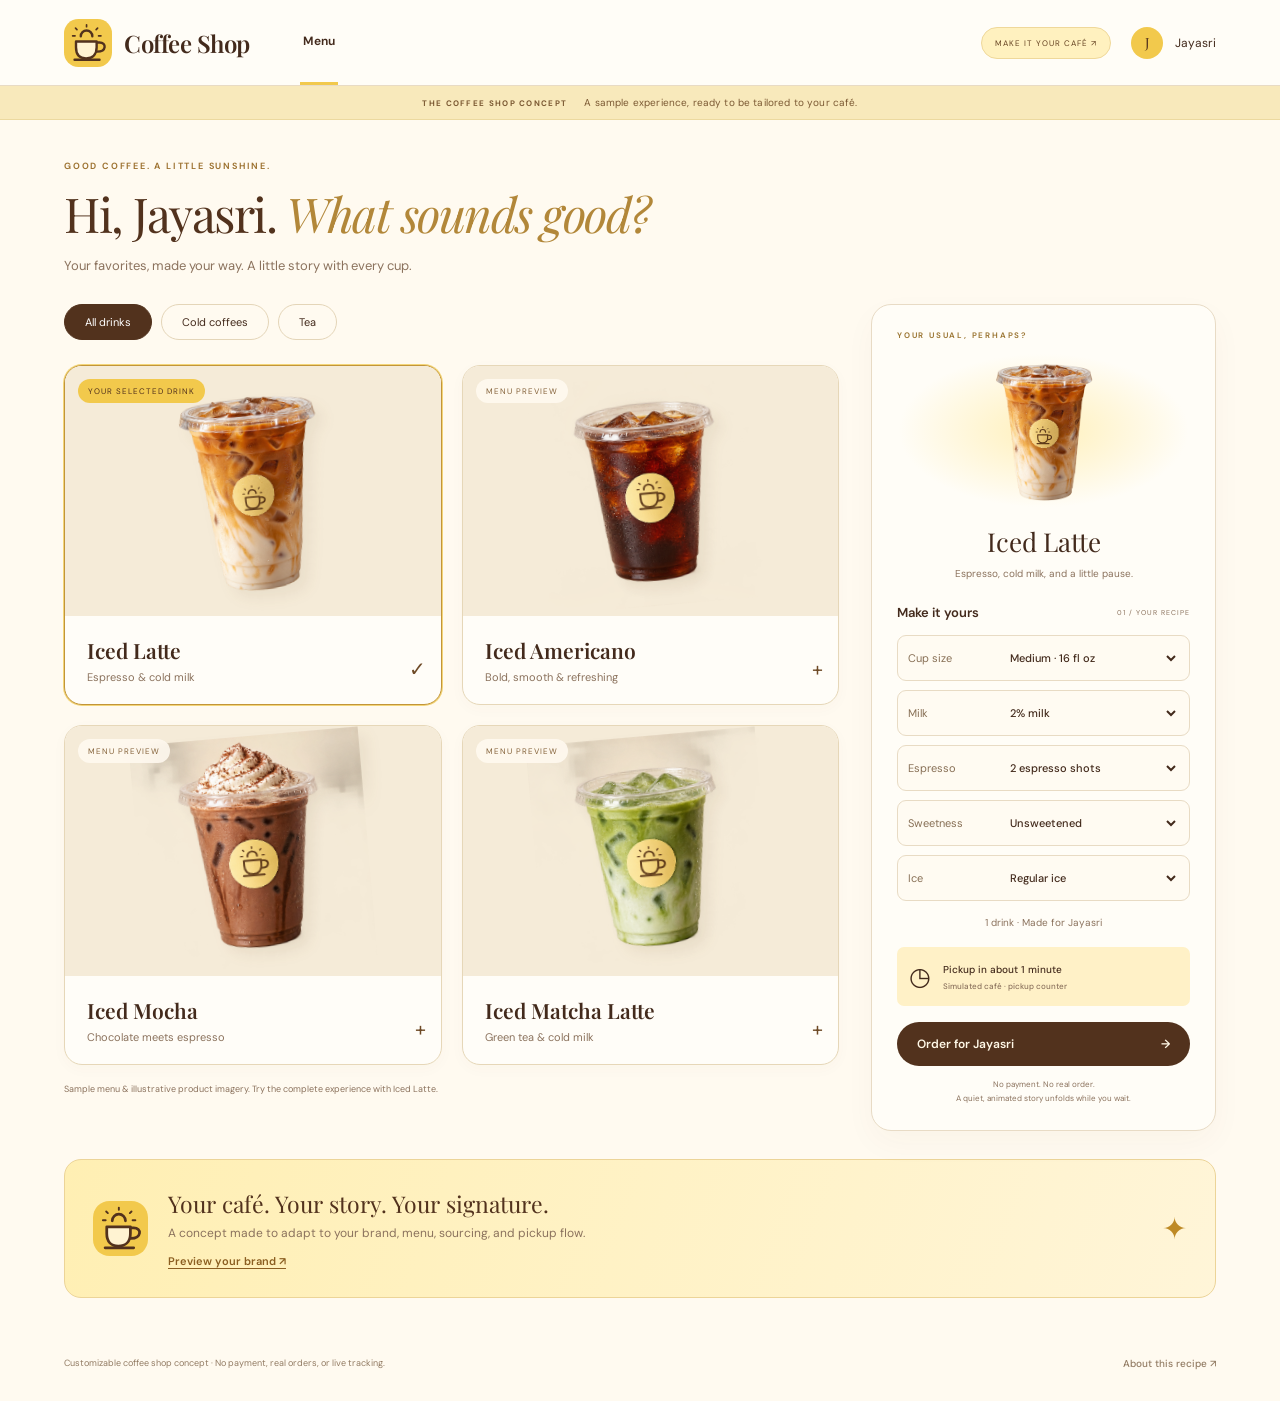
<file: index.html>
<!doctype html>
<html lang="en"><head><meta charset="UTF-8"><meta name="viewport" content="width=device-width,initial-scale=1"><meta name="theme-color" content="#F2C94C"><title>Coffee Shop · Your everyday, a little more wonderful</title><link rel="icon" href="assets/coffee-shop-logo.svg"><link rel="preload" href="assets/coffee-colombia.png" as="image"><link rel="preload" href="assets/coffee-bar-brown.png" as="image"><link rel="stylesheet" href="styles.css?v=8"><script type="module" src="app.js?v=8"></script></head>
<body><header class="header"><a class="brand" href="./" aria-label="Coffee Shop menu"><img data-brand-logo src="assets/coffee-shop-logo.svg" alt="Coffee Shop sun and cup logo"><strong data-brand-name>Coffee Shop</strong></a><nav aria-label="Main navigation"><button id="menu-link" class="nav-link active">Menu</button><button id="order-link" class="nav-link" hidden>My order <span class="nav-dot"></span></button></nav><div class="header-right"><button class="demo-tag" data-brand-open>MAKE IT YOUR CAFÉ ↗</button><span class="profile">J</span><span class="profile-name">Jayasri</span></div></header>
<div class="concept-ribbon"><span>THE COFFEE SHOP CONCEPT</span> A sample experience, ready to be tailored to your café.</div><main id="menu-screen"><section class="menu-heading"><p class="eyebrow">GOOD COFFEE. A LITTLE SUNSHINE.</p><h1>Hi, Jayasri.<br><em>What sounds good?</em></h1><p>Your favorites, made your way. A little story with every cup.</p></section><div class="menu-layout"><section aria-label="Drink menu"><div class="category-tabs" aria-label="Drink categories"><button data-filter="all" class="selected" aria-pressed="true">All drinks</button><button data-filter="coffee" aria-pressed="false">Cold coffees</button><button data-filter="tea" aria-pressed="false">Tea</button></div><div class="drink-grid" id="drink-grid"></div><p class="menu-note">Sample menu & illustrative product imagery. Try the complete experience with Iced Latte.</p></section><aside class="basket"><p class="eyebrow">YOUR USUAL, PERHAPS?</p><div id="basket-cup" class="basket-cup" aria-hidden="true"></div><h2>Iced Latte</h2><p>Espresso, cold milk, and a little pause.</p><form id="customize-form" aria-label="Customize your iced latte"><fieldset id="customization-fields"><legend>Make it yours <span>01 / YOUR RECIPE</span></legend><div id="customization-controls"></div></fieldset></form><p class="recipe-preview" id="recipe-preview"></p><div class="pickup-estimate"><span>◷</span><div><strong>Pickup in about 1 minute</strong><small>Simulated café · pickup counter</small></div></div><button id="place-order" class="primary" disabled>Loading menu…</button><p class="checkout-note">No payment. No real order.<br>A quiet, animated story unfolds while you wait.</p></aside></div><div class="menu-banner"><img data-brand-logo src="assets/coffee-shop-logo.svg" alt=""><div><h3>Your café. Your story. Your signature.</h3><p>A concept made to adapt to your brand, menu, sourcing, and pickup flow.</p><button class="concept-link" data-brand-open>Preview your brand ↗</button></div><span>✦</span></div></main>
<main id="order-screen" hidden><section class="order-heading"><div><p class="eyebrow" id="order-eyebrow">ORDER RECEIVED</p><h1 id="order-title" tabindex="-1">We’ve got you, Jayasri.</h1><p id="order-subtitle">Your Iced Latte is in line. Settle in for a little story.</p></div><div class="eta-block"><span id="eta-label">ESTIMATED PICKUP</span><strong id="pickup-time">—</strong><small id="eta-note">One-minute simulation</small></div></section>
<div class="queue-bar"><div class="queue-label"><span class="live-dot"></span><strong id="queue-text" role="status">3 orders ahead of you</strong></div><div class="queue-dots" aria-hidden="true"><span id="queue-3">3</span><i></i><span id="queue-2">2</span><i></i><span id="queue-1">1</span><i></i><span id="queue-you">J</span></div><div class="remaining"><span id="timer-label">Ready in</span><strong id="countdown" aria-label="Estimated time remaining">1:00</strong></div><div class="overall-track" aria-hidden="true"><span id="overall-progress"></span></div></div>
<div class="order-layout"><section class="theater" aria-label="Automatic order story"><div class="scene" id="scene" data-phase="0"><div class="scene-top"><span id="scene-label">WHILE YOU WAIT · FROM FARM TO FIRST SIP</span><button id="reduce-motion" class="text-button" aria-pressed="false">Reduce motion</button></div><div id="stage" class="stage" aria-hidden="true"></div><div class="story-overlay"><div class="story-byline"><img data-brand-logo src="assets/coffee-shop-logo.svg" alt=""><span id="story-part">A STORY WHILE YOU WAIT</span></div><div class="caption" aria-live="polite" aria-atomic="true"><h2 id="story-title">While you wait, a little wonder.</h2><p id="story-caption"></p></div><div class="story-track" aria-hidden="true"><span id="story-progress"></span></div></div><span class="scene-footnote" id="scene-footnote">An illustrated journey. Not live farm or café footage.</span><span class="scene-star" aria-hidden="true">✧</span></div><div class="automatic-note"><span>✦</span> Read along. Your story and order continue automatically.</div></section>
<aside class="order-details"><div class="receipt-heading"><p class="eyebrow">YOUR ORDER</p><span>#104</span></div><div id="receipt-cup" class="receipt-cup" aria-hidden="true"></div><h2>Iced Latte</h2><p id="receipt-description">Medium · 2% milk · 2 espresso shots</p><div class="receipt-name"><span>Made for</span><strong>Jayasri <span>♡</span></strong></div><ol class="milestones"><li id="milestone-0" class="complete"><span>✓</span><div><strong>Order received</strong><small>One Iced Latte, just for you.</small></div></li><li id="milestone-1" class="current"><span>2</span><div><strong>In the queue</strong><small id="milestone-queue">3 orders ahead of yours</small></div></li><li id="milestone-2"><span>3</span><div><strong>Made with care</strong><small id="preparation-summary">Espresso, milk, ice. Then the lid.</small></div></li><li id="milestone-3"><span>4</span><div><strong>Ready for your first sip</strong><small>We’ll let you know automatically.</small></div></li></ol><button class="ingredient-link" data-ingredients>What’s in my latte? <span>↗</span></button><p class="receipt-note">Queue and preparation are simulated.<br>Not connected to a real café.</p></aside></div>
<section id="ready-screen" class="ready-screen" hidden aria-label="Order ready for pickup"><div class="ready-art"><div class="ready-halo"></div><div id="ready-cup" aria-hidden="true"></div><span class="ready-spark one">✦</span><span class="ready-spark two">✧</span><span class="cup-signature">made for Jayasri</span></div><div class="ready-content"><span class="ready-pill">✓ READY FOR PICKUP · DEMO</span><h2>Voilà, Jayasri.<br><em>Your moment is ready.</em></h2><p>Your Iced Latte is waiting at the pickup counter.<br>Look for <strong>Jayasri · Order #104.</strong></p><div class="ready-drink"><strong>Iced Latte</strong><span id="ready-description">1 × Medium · 16 fl oz · 2% milk</span></div><p class="sample-nutrition-label">SAMPLE NUTRITION · DEMO ONLY</p><div class="nutrition" aria-label="Fictional sample nutrition, not recipe data"><div><strong>180</strong><span>calories</span></div><div><strong>12 g</strong><span>total sugar</span></div><div><strong>7 g</strong><span>total fat</span></div></div><p class="nutrition-note">Fictional demo values · Not calculated from your recipe. Your café supplies verified nutrition.</p><div class="ready-actions"><button class="primary" data-ingredients>Ingredients & nutrition <span>↗</span></button><button id="new-order" class="text-button">Back to menu →</button></div></div></section>
</main><footer><span>Customizable coffee shop concept · No payment, real orders, or live tracking.</span><button class="text-button" data-ingredients>About this recipe ↗</button></footer>
<dialog id="ingredients" aria-labelledby="ingredients-title"><button id="close-ingredients" class="close" aria-label="Close ingredients">×</button><p class="eyebrow">YOUR LATTE, IN THE OPEN</p><h2 id="ingredients-title">Your recipe.<br>In the open.</h2><p class="dialog-sub">Standard U.S. Medium Iced Latte · 16 fl oz</p><dl class="ingredients-list"></dl><div class="allergy"><strong>Check ingredient and allergen information</strong><p>This is a sample recipe. Each café must provide its ingredient, allergen, and shared-equipment information before launch.</p></div><p id="standard-reference">The sample 180 calories, 12 g sugar, and 7 g fat are fictional numbers for the design demo. They do not describe this recipe or its customizations. Your café must supply verified values before launch.</p><p class="fine-print">The Colombian hillside is an illustrated example, not a claim about this cup’s origin. The story, menu, branding, ingredients, and timing can be customized for each café. Orders and preparation are simulated.</p></dialog>
<dialog id="preview-dialog" aria-labelledby="preview-title"><button id="close-preview" class="close" aria-label="Close drink details">×</button><p class="eyebrow">ON THE MENU</p><h2 id="preview-title"></h2><p id="preview-copy"></p><p class="fine-print">This drink is a menu preview. The one-minute order experience is available for the Iced Latte.</p><button id="choose-latte" class="primary">Choose Iced Latte →</button></dialog>
<dialog id="brand-dialog" aria-labelledby="brand-title"><button id="close-brand" class="close" aria-label="Close brand preview">×</button><p class="eyebrow">MADE TO BE YOURS</p><h2 id="brand-title">A little taste of your brand.</h2><p>Try your café’s name and colors. This is a visual concept; a tailored version can use your logo, menu, sourcing story, recipe nutrition, and order system.</p><form id="brand-form"><label>Café name<input id="brand-name" maxlength="40" value="Coffee Shop" required></label><div class="brand-colors"><label>Sunshine accent<input id="brand-accent" type="color" value="#f2c94c"></label><label>Coffee accent<input id="brand-brown" type="color" value="#52321d"></label></div><button class="primary" type="submit">Preview my café <span>↗</span></button><button class="text-button" id="reset-brand" type="button">Reset to Coffee Shop</button></form><p class="fine-print">Preview only. Your changes last until this page is reloaded. No information is submitted.</p></dialog></body></html>
</file>
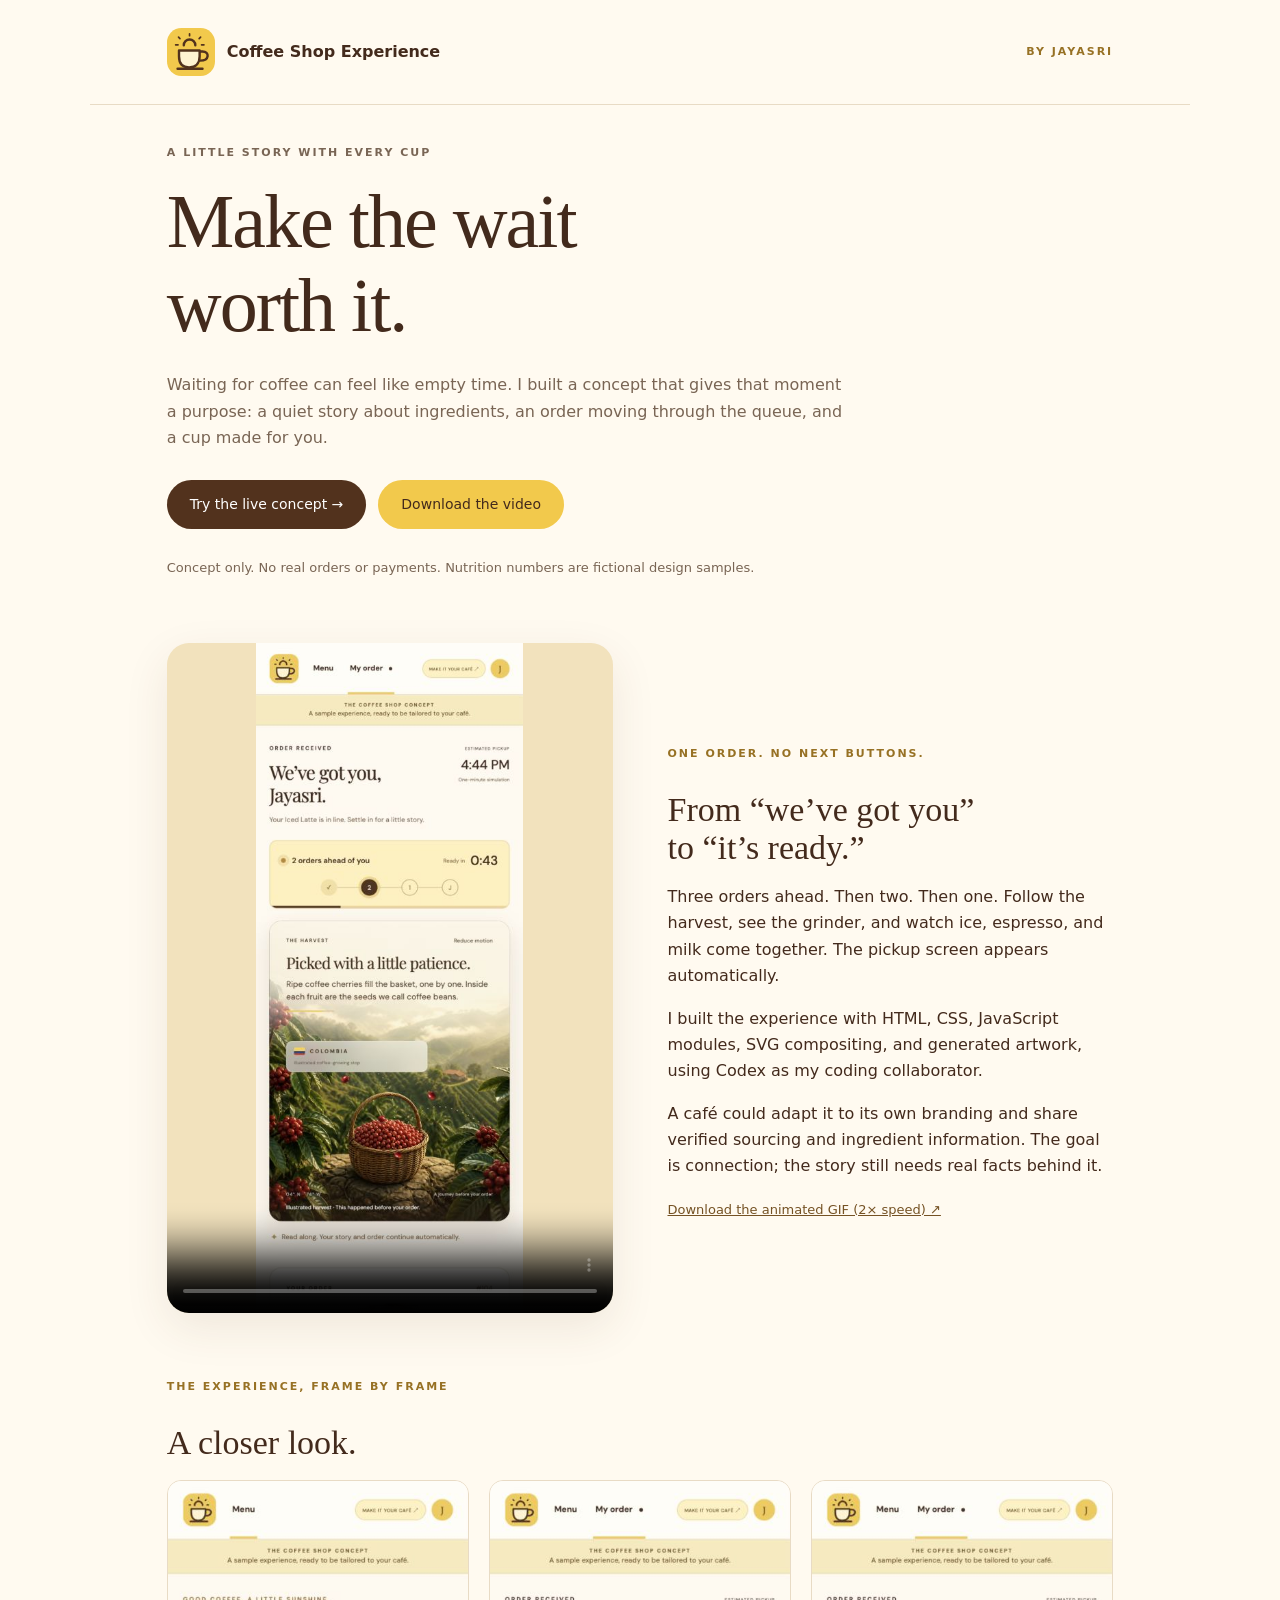
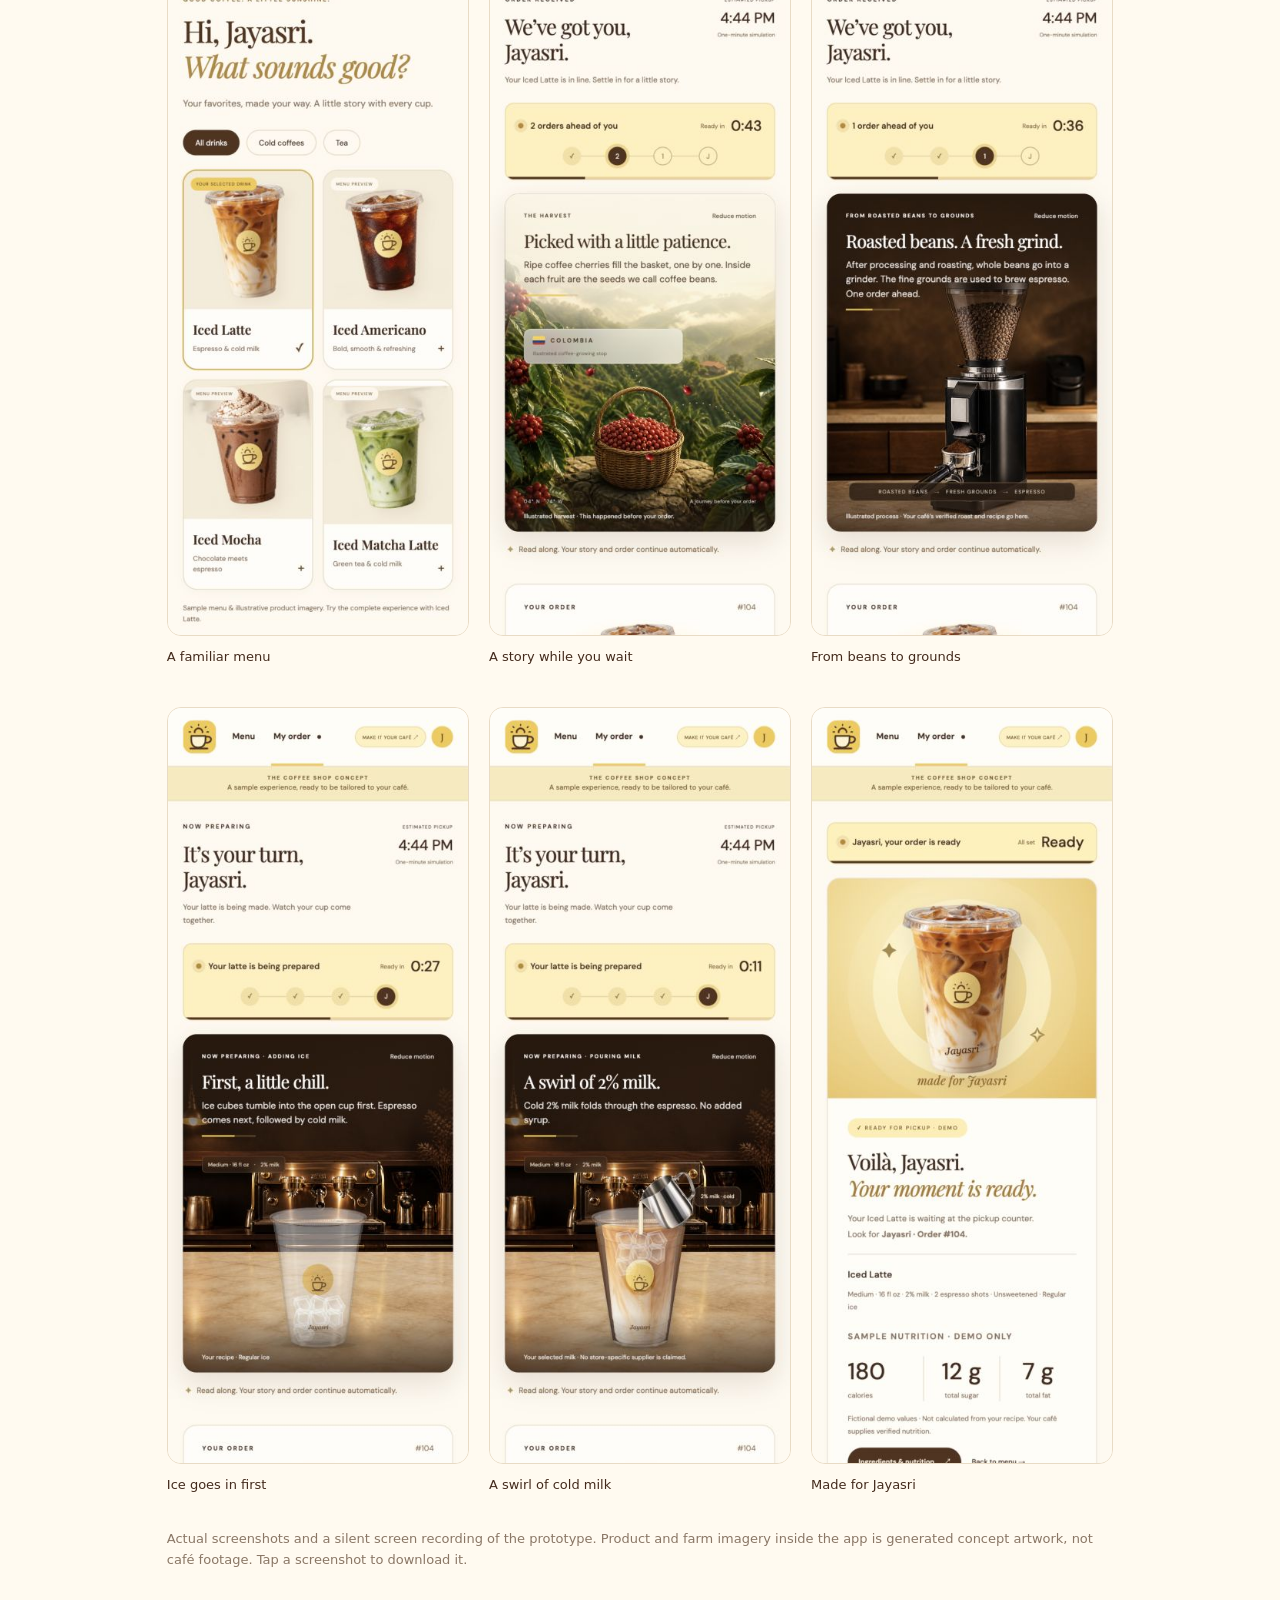
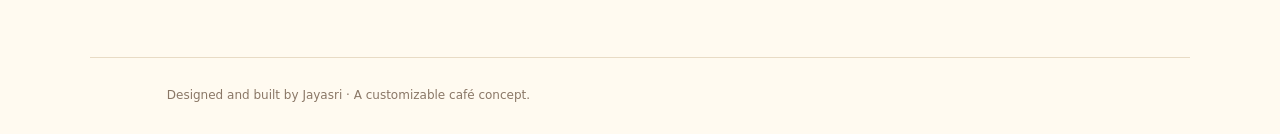
<file: showcase.html>
<!doctype html>
<html lang="en">
<head>
  <meta charset="utf-8">
  <meta name="viewport" content="width=device-width, initial-scale=1">
  <title>Coffee Shop Experience — A concept by Jayasri</title>
  <meta name="description" content="Turn the wait for coffee into a moment of connection. Explore Jayasri’s café concept, screen recording, and portfolio gallery.">
  <style>
    *{box-sizing:border-box}body{margin:0;background:#fffaf0;color:#432a1c;font:16px/1.65 system-ui,sans-serif}a{color:inherit}header,main,footer{max-width:1100px;margin:auto;padding:28px 6%}header{display:flex;align-items:center;justify-content:space-between;border-bottom:1px solid #e8dbc5}header img{width:48px;height:48px}header a{display:flex;align-items:center;gap:12px;text-decoration:none;font-weight:650}.eyebrow{font-size:11px;letter-spacing:2px;font-weight:700;color:#977124}h1,h2{font-family:Georgia,serif;font-weight:400;line-height:1.1}h1{font-size:clamp(44px,6vw,76px);letter-spacing:-2px;margin:18px 0 25px}h2{font-size:34px;margin-bottom:18px}.intro{max-width:680px}.intro p{color:#796554}.actions{display:flex;flex-wrap:wrap;gap:12px;margin:28px 0}.button{display:inline-block;padding:13px 23px;border-radius:30px;background:#52321d;color:#fff;text-decoration:none;font-size:14px}.secondary{background:#f2c94c;color:#432a1c}.film{display:grid;grid-template-columns:1fr 1fr;gap:55px;align-items:center;margin:65px 0}.film video{display:block;width:100%;max-height:670px;border-radius:22px;background:#f2e2bd;box-shadow:0 15px 45px #59321d18}.note{font-size:13px;color:#8a7766}.gallery{display:grid;grid-template-columns:repeat(3,1fr);gap:20px}.gallery figure{margin:0}.gallery img{display:block;width:100%;border-radius:14px;border:1px solid #e8dbc5}.gallery figcaption{font-size:13px;margin:10px 0 20px}.download{font-size:13px;color:#755224}footer{font-size:12px;color:#8a7766;border-top:1px solid #e8dbc5;margin-top:45px}a:focus-visible{outline:3px solid #b68725;outline-offset:5px}@media(max-width:650px){header,main,footer{padding:24px 6%}.film{grid-template-columns:1fr;gap:22px;margin:45px 0}.film video{max-height:720px}.gallery{grid-template-columns:1fr 1fr;gap:14px}header span{font-size:13px}.intro p{font-size:15px}}
  </style>
</head>
<body>
  <header><a href="./"><img src="assets/coffee-shop-logo.svg" alt="Coffee Shop logo"><span>Coffee Shop Experience</span></a><span class="eyebrow">BY JAYASRI</span></header>
  <main>
    <section class="intro"><p class="eyebrow">A LITTLE STORY WITH EVERY CUP</p><h1>Make the wait<br>worth it.</h1><p>Waiting for coffee can feel like empty time. I built a concept that gives that moment a purpose: a quiet story about ingredients, an order moving through the queue, and a cup made for you.</p><div class="actions"><a class="button" href="./">Try the live concept →</a><a class="button secondary" href="docs/portfolio/order-walkthrough.mp4" download>Download the video</a></div><p class="note">Concept only. No real orders or payments. Nutrition numbers are fictional design samples.</p></section>
    <section class="film" aria-labelledby="film-title"><video controls muted playsinline preload="metadata" poster="docs/portfolio/harvest.png" aria-label="Silent screen recording of the café concept"><source src="docs/portfolio/order-walkthrough.mp4" type="video/mp4">Download the video using the link above.</video><div><p class="eyebrow">ONE ORDER. NO NEXT BUTTONS.</p><h2 id="film-title">From “we’ve got you”<br>to “it’s ready.”</h2><p>Three orders ahead. Then two. Then one. Follow the harvest, see the grinder, and watch ice, espresso, and milk come together. The pickup screen appears automatically.</p><p>I built the experience with HTML, CSS, JavaScript modules, SVG compositing, and generated artwork, using Codex as my coding collaborator.</p><p>A café could adapt it to its own branding and share verified sourcing and ingredient information. The goal is connection; the story still needs real facts behind it.</p><a class="download" href="docs/portfolio/order-walkthrough.gif" download>Download the animated GIF (2× speed) ↗</a></div></section>
    <section aria-labelledby="gallery-title"><p class="eyebrow">THE EXPERIENCE, FRAME BY FRAME</p><h2 id="gallery-title">A closer look.</h2><div class="gallery">
      <figure><a href="docs/portfolio/mobile-menu.png" download><img src="docs/portfolio/mobile-menu.png" alt="Coffee Shop menu" loading="lazy"></a><figcaption>A familiar menu</figcaption></figure>
      <figure><a href="docs/portfolio/harvest.png" download><img src="docs/portfolio/harvest.png" alt="Coffee harvest story with a full basket" loading="lazy"></a><figcaption>A story while you wait</figcaption></figure>
      <figure><a href="docs/portfolio/roasted-beans.png" download><img src="docs/portfolio/roasted-beans.png" alt="Roasted beans inside a grinder" loading="lazy"></a><figcaption>From beans to grounds</figcaption></figure>
      <figure><a href="docs/portfolio/ice-first.png" download><img src="docs/portfolio/ice-first.png" alt="Ice added to an open cup" loading="lazy"></a><figcaption>Ice goes in first</figcaption></figure>
      <figure><a href="docs/portfolio/milk-pour.png" download><img src="docs/portfolio/milk-pour.png" alt="Milk flowing into the latte" loading="lazy"></a><figcaption>A swirl of cold milk</figcaption></figure>
      <figure><a href="docs/portfolio/mobile-pickup.png" download><img src="docs/portfolio/mobile-pickup.png" alt="Pickup screen with fictional sample nutrition" loading="lazy"></a><figcaption>Made for Jayasri</figcaption></figure>
    </div><p class="note">Actual screenshots and a silent screen recording of the prototype. Product and farm imagery inside the app is generated concept artwork, not café footage. Tap a screenshot to download it.</p></section>
  </main>
  <footer>Designed and built by Jayasri · A customizable café concept.</footer>
</body>
</html>
</file>
<file: styles.css>
@import url('https://fonts.googleapis.com/css2?family=DM+Sans:wght@400;450;500;550;600;650;700&family=Playfair+Display:ital,wght@0,400;0,500;0,600;1,400;1,500&display=swap');
:root{--green:var(--brand-brown);--ink:#432a1c;--muted:#8a7766;--cream:#fffaf0;--line:#e8dbc5;--serif:'Playfair Display',Georgia,serif}*{box-sizing:border-box}body{margin:0;background:var(--cream);color:var(--ink);font:14px 'DM Sans',Arial,sans-serif}button,input{font:inherit}button,a{color:inherit;outline-offset:5px}button{cursor:pointer}button:disabled{opacity:.5;cursor:wait}[hidden]{display:none!important}a{text-decoration:none}button{border:0;background:none}h1,h2,h3,p{margin-top:0}.header{height:94px;display:flex;align-items:center;padding:0 5%;border-bottom:1px solid var(--line);gap:60px;background:#fff}.brand{display:flex;align-items:center;gap:14px;letter-spacing:2px;font-size:17px}.brand img{width:49px;height:49px}.header nav{display:flex;height:100%;gap:34px}.nav-link{font-size:13px;font-weight:650;border-bottom:3px solid transparent;padding:0 3px}.nav-link.active{border-color:var(--green)}.nav-dot{display:inline-block;border-radius:50%;background:var(--green);width:5px;height:5px;margin-left:6px}.header-right{margin-left:auto;display:flex;align-items:center;gap:12px}.demo-tag{font-size:8px;letter-spacing:1.3px;color:#8b7762;margin-right:16px}.profile{background:#fff0bf;border-radius:50%;width:32px;height:32px;display:grid;place-items:center;font-family:var(--serif)}.profile-name{font-size:12px}main,footer{max-width:1390px;margin:auto;padding-left:5%;padding-right:5%}main{padding-top:40px}.eyebrow{font-size:9px;letter-spacing:1.8px;font-weight:650;margin-bottom:13px}.menu-heading h1{font-family:var(--serif);font-weight:400;font-size:46px;letter-spacing:-1.5px;line-height:1.17;margin-bottom:16px}.menu-heading h1 br{display:none}.menu-heading h1 em{margin-left:10px;color:#b38538;font-weight:400}.menu-heading>p:last-child{color:var(--muted);font-size:13px}.menu-layout{display:grid;grid-template-columns:minmax(0,1fr) 320px;gap:36px;margin-top:30px}.category-tabs{display:flex;gap:9px;margin-bottom:25px}.category-tabs button{font-size:11px;border:1px solid #e4d5b8;border-radius:24px;padding:10px 20px}.category-tabs button.selected{background:var(--green);color:#fff;border-color:var(--green)}.drink-grid{display:grid;grid-template-columns:1fr 1fr;gap:20px}.drink-card{background:#fff;border:1px solid var(--line);border-radius:13px;overflow:hidden;position:relative;text-align:left;transition:transform .2s,box-shadow .2s;padding:0;display:block}.drink-card:hover{transform:translateY(-3px);box-shadow:0 9px 24px #2049310a}.drink-card.selected{border-color:#bd8d3c}.drink-art{height:185px;display:flex;justify-content:center;align-items:center;position:relative;overflow:hidden;background:#faedce}.drink-art:before{content:'';position:absolute;width:150px;height:150px;border:1px solid #ffffff80;border-radius:50%;transform:translateX(15px)}.drink-art svg{height:165px;width:145px;transform:rotate(-8deg);filter:drop-shadow(6px 9px 5px #344c2715)}.drink-card:nth-child(2) .drink-art{background:#e8d6b6}.drink-card:nth-child(3) .drink-art{background:#ead9c2}.drink-card:nth-child(4) .drink-art{background:#ede8cb}.drink-meta{padding:17px 18px 19px}.drink-meta h2{font-size:16px;font-weight:600;margin:0 0 6px}.drink-meta p{font-size:10px;color:var(--muted);margin:0}.drink-arrow{position:absolute;right:15px;bottom:22px;font-size:20px;color:#896037}.drink-badge{position:absolute;left:13px;top:13px;border-radius:20px;background:#fff9;padding:5px 9px;font-size:7px;letter-spacing:1px}.menu-note{font-size:9px;line-height:1.6;color:var(--muted);margin:17px 0}.basket{border:1px solid var(--line);border-radius:13px;padding:23px;background:#fff;align-self:start}.basket>.eyebrow{font-size:8px}.basket-cup{height:145px;display:grid;place-items:center;background:radial-gradient(ellipse,#ffedb6,transparent 65%)}.basket-cup svg{width:140px;height:150px}.basket h2{font:25px var(--serif);text-align:center;margin:13px 0 9px}.basket>p:not(.eyebrow){text-align:center;color:var(--muted);font-size:10px;line-height:1.7}.basket dl{border-top:1px solid var(--line);padding-top:13px;margin-top:20px}.basket dl>div{display:flex;justify-content:space-between;font-size:10px;padding:8px 0}.basket dt{color:var(--muted)}dd{margin:0}.basket dd{font-weight:500}.pickup-estimate{display:flex;align-items:center;gap:12px;background:#fff1c9;padding:13px 12px;border-radius:7px;margin:16px 0}.pickup-estimate>span{font-size:25px}.pickup-estimate strong,.pickup-estimate small{display:block;font-size:10px;font-weight:500}.pickup-estimate small{font-size:8px;color:var(--muted);margin-top:5px}.primary{background:var(--green);border-radius:24px;color:#fff;padding:14px 20px;font-size:12px;font-weight:550;display:flex;justify-content:space-between;align-items:center;gap:20px;transition:background .2s}.primary:hover{background:#694426}.basket .primary{width:100%}.basket>.checkout-note{font-size:8px!important;margin:12px 0 0!important}.menu-banner{border:1px solid var(--line);border-radius:10px;background:#fff0c2;display:flex;align-items:center;padding:22px 28px;gap:20px;margin:28px 0}.menu-banner img{width:41px;height:41px}.menu-banner h3{font:20px var(--serif);margin:0 0 5px}.menu-banner p{font-size:11px;color:var(--muted);margin:0}.menu-banner>span{margin-left:auto;font-size:30px;color:#b4852c}footer{display:flex;justify-content:space-between;align-items:center;gap:20px;font-size:9px;color:#927b63;padding-top:25px;padding-bottom:25px}.text-button{font-size:10px;font-weight:500;padding:6px 0}.order-heading{display:flex;justify-content:space-between;gap:20px;align-items:center;margin-bottom:28px}.order-heading h1{font:42px var(--serif);letter-spacing:-1.3px;margin:0 0 12px}.order-heading p:last-child{color:var(--muted);font-size:12px;margin-bottom:0}.order-heading h1:focus{outline:none}.eta-block{text-align:right}.eta-block>span{font-size:8px;letter-spacing:1.5px;display:block}.eta-block strong{display:block;font-size:26px;font-weight:450;margin:7px 0 4px;font-variant-numeric:tabular-nums}.eta-block small{font-size:9px;color:var(--muted)}.queue-bar{position:relative;display:flex;align-items:center;justify-content:space-between;gap:20px;background:#fff0bb;border:1px solid #f0d98d;border-radius:11px;padding:18px 25px 22px;margin-bottom:24px;overflow:hidden}.queue-label{display:flex;align-items:center;gap:11px}.queue-label strong{font-weight:550;font-size:12px}.live-dot{height:7px;width:7px;border-radius:50%;background:#a67228;box-shadow:0 0 0 5px #f8dfa0}.queue-dots{display:flex;align-items:center}.queue-dots span{width:27px;height:27px;border-radius:50%;border:1px solid #c9a875;display:grid;place-items:center;font-size:10px;color:#91784e}.queue-dots span.active{background:var(--green);border-color:var(--green);color:#fff;box-shadow:0 0 0 4px #f1d386}.queue-dots span.done{background:#f5dfa2;color:#9b7539;border-color:#f5dfa2}.queue-dots i{width:29px;height:1px;background:#dfc99a}.remaining{display:flex;align-items:center;gap:14px}.remaining>span{font-size:10px;color:#8d6b46}.remaining strong{font-size:22px;font-weight:500;font-variant-numeric:tabular-nums}.overall-track{position:absolute;left:0;right:0;bottom:0;height:3px;background:#eed29a}.overall-track span{display:block;height:100%;width:0;background:var(--green);transition:width .25s linear}.order-layout{display:grid;grid-template-columns:minmax(0,1fr) 300px;gap:25px}.theater{overflow:hidden;border:1px solid var(--line);border-radius:13px;background:#fffefa}.scene{height:365px;background:#e8efdc;position:relative;overflow:hidden;background-image:radial-gradient(ellipse at 30% 20%,#fbf6e4 0,transparent 65%)}.scene-top{display:flex;justify-content:space-between;align-items:center;position:absolute;left:24px;right:22px;top:19px;z-index:2;gap:12px}.scene-top>span{font-size:7px;letter-spacing:1.4px;font-weight:600}.stage{position:absolute;inset:40px 0 36px}.stage>svg{height:100%;width:100%;animation:sceneIn 1s ease both}.scene-footnote{position:absolute;left:22px;bottom:17px;right:42px;font-size:7px;line-height:1.5;color:#60754e}.scene-star{position:absolute;right:20px;bottom:12px;color:#b39654;font-size:24px}.caption{min-height:130px}.caption h2{font:28px var(--serif);letter-spacing:-.6px;margin:16px 0 10px}.caption p{font-size:12px;line-height:1.85;color:#6e7a63;max-width:650px;margin-bottom:17px}.story-track{height:2px;background:#e6eadf;margin-top:6px}.story-track>span{display:block;height:100%;width:0;background:#b29d68}.automatic-note{display:flex;align-items:center;gap:7px;color:#927d63;font-size:8px;padding-top:13px}.automatic-note>span{color:#b79a58}.automatic-note button{margin-left:auto;font-size:8px;white-space:nowrap}.order-details{padding:24px 23px 0;background:#fff;border:1px solid var(--line);border-radius:13px;align-self:start}.receipt-heading{display:flex;justify-content:space-between;align-items:center}.receipt-heading .eyebrow{margin:0;font-size:8px}.receipt-heading>span{font-size:10px;color:#95795c}.receipt-cup{height:150px;display:grid;place-items:center;background:radial-gradient(ellipse,#fcf0d6,transparent 70%)}.receipt-cup svg{height:143px;width:139px;transform:rotate(-6deg)}.order-details>h2{text-align:center;font:24px var(--serif);margin:9px 0}.order-details>p{text-align:center;font-size:9px;color:var(--muted);margin-bottom:20px}.receipt-name{border-top:1px solid var(--line);border-bottom:1px solid var(--line);padding:15px 0;display:flex;justify-content:space-between;align-items:center}.receipt-name>span{font-size:10px;color:var(--muted)}.receipt-name>strong{font-family:var(--serif);font-size:19px;font-style:italic;font-weight:400}.receipt-name strong span{font-style:normal;font-family:Arial;color:#c39b4b}.milestones{list-style:none;padding:20px 0 0;margin:0}.milestones li{display:flex;gap:11px;position:relative;padding-bottom:21px;color:#b2a18b}.milestones li:not(:last-child):after{position:absolute;content:'';left:10px;top:25px;width:1px;height:18px;background:var(--line)}.milestones li>span{display:grid;place-items:center;width:23px;height:23px;font-size:9px;border:1px solid #e6d9c2;border-radius:50%;flex-shrink:0}.milestones strong,.milestones small{display:block;font-size:10px;font-weight:500}.milestones small{font-size:8px;font-weight:400;margin-top:5px;line-height:1.5}.milestones .complete,.milestones .current{color:var(--ink)}.milestones .complete>span{background:#fff0c2;border-color:#fff0c2}.milestones .current>span{background:var(--green);color:#fff;border-color:var(--green)}.ingredient-link{border-top:1px solid var(--line);width:100%;padding:15px 0;display:flex;justify-content:space-between;font-size:10px}.order-details>.receipt-note{background:#faf1de;margin:0 -23px;padding:13px 23px;border-radius:0 0 13px 13px;font-size:8px;line-height:1.7}.ready-screen{border:1px solid var(--line);border-radius:16px;overflow:hidden;background:#fff;display:grid;grid-template-columns:43% 57%;min-height:505px;animation:sceneIn 1s ease}.ready-art{background:#f3da96;position:relative;display:flex;align-items:center;justify-content:center;flex-direction:column;overflow:hidden}.ready-halo{position:absolute;width:300px;height:300px;border:1px solid #aabf93;border-radius:50%;box-shadow:0 0 0 30px #dce8ce,0 0 0 31px #bccfac66,0 0 0 64px #dce8ce50}.ready-art #ready-cup{width:245px;height:330px;z-index:1;filter:drop-shadow(12px 16px 12px #45603123);animation:float 6s ease-in-out infinite}.ready-art svg{height:100%;width:100%}.ready-spark{position:absolute;color:#a98a47;font-size:37px}.ready-spark.one{left:14%;top:25%}.ready-spark.two{right:12%;bottom:28%}.cup-signature{font:italic 22px var(--serif);color:#8b623a;z-index:1;margin-top:15px}.ready-content{padding:35px 38px}.ready-pill{display:inline-block;font-size:8px;letter-spacing:1.5px;color:var(--green);background:#ffedb4;padding:8px 12px;border-radius:20px}.ready-content h2{font:38px/1.22 var(--serif);letter-spacing:-1px;margin:20px 0 15px}.ready-content h2 em{color:#ac7b30;font-weight:400}.ready-content>p{font-size:11px;line-height:1.9;color:var(--muted)}.ready-drink{display:flex;justify-content:space-between;gap:10px;flex-wrap:wrap;border-top:1px solid var(--line);padding-top:18px;margin:20px 0}.ready-drink strong{font-size:12px;font-weight:550}.ready-drink span{font-size:9px;color:var(--muted)}.nutrition{display:grid;grid-template-columns:repeat(3,1fr);padding:5px 0 15px}.nutrition>div{border-right:1px solid var(--line);text-align:center}.nutrition>div:first-child{text-align:left}.nutrition>div:last-child{border:0}.nutrition strong{font-weight:450;font-size:33px;display:block}.nutrition small{font-size:16px}.nutrition span{font-size:9px;color:var(--muted)}.ready-content>.nutrition-note{font-size:9px;margin:0 0 17px}.ready-actions{display:flex;align-items:center;gap:22px}.ready-actions .primary{font-size:10px;padding:12px 17px}.ready-actions .text-button{font-size:9px}.ready-mode .queue-bar{background:#ffedaf}.text-button:hover,.ingredient-link:hover{text-decoration:underline}dialog{width:calc(100% - 32px);max-width:570px;max-height:90vh;background:#fffefa;color:var(--ink);border:1px solid var(--line);border-radius:15px;padding:35px}dialog::backdrop{background:#133c2c99;backdrop-filter:blur(5px)}.close{position:absolute;right:15px;top:14px;background:#fcf0d6;width:30px;height:30px;font-size:22px;border-radius:50%}dialog h2{font:32px/1.2 var(--serif);letter-spacing:-.8px;margin:17px 0}dialog p{font-size:11px;line-height:1.8}.dialog-sub{color:var(--muted)}.ingredients-list>div{border-bottom:1px solid var(--line);padding:15px 0}.ingredients-list dt{font-weight:600;font-size:12px;margin-bottom:7px}.ingredients-list dd{color:#85725e;line-height:1.8;font-size:11px}.allergy{background:#fff0c2;border-radius:5px;padding:14px;margin:17px 0;font-size:11px}.allergy p{margin:5px 0 0}dialog a{display:block;text-decoration:underline;font-size:11px;margin:13px 0}dialog .fine-print{font-size:9px;color:#927e65}.float-guide{animation:float 5s ease-in-out infinite;transform-box:fill-box;transform-origin:center}.path-glow{stroke-dasharray:5 9;animation:pathFlow 4s linear infinite}.bean-fall{animation:beanFall 2s ease-in infinite;transform-box:fill-box;transform-origin:center}.bean-fall.second{animation-delay:1s}.pour{stroke-dasharray:300;stroke-dashoffset:300;animation:pour 5s ease-in-out infinite}.milk-ribbon{animation:milkSwirl 6s ease-in-out infinite;transform-box:fill-box;transform-origin:center}.ice-fall{animation:iceFall 2.5s ease both}.ice-fall.second{animation-delay:.7s}.lid-lower{animation:lidLower 3.2s ease-in-out both}.liquid-rise{transform-box:fill-box;transform-origin:bottom;animation:liquidRise 6s ease both}.roast-beans{transform-box:fill-box;transform-origin:center;animation:rotate 15s linear infinite}.sparkle{animation:twinkle 3s ease-in-out infinite;transform-box:fill-box;transform-origin:center}.reduce-motion *,.reduce-motion *:before,.reduce-motion *:after{animation:none!important;transition:none!important}.reduce-motion .pour{stroke-dashoffset:0}.reduce-motion .ice-fall,.reduce-motion .lid-lower{transform:none}
@keyframes sceneIn{from{opacity:0;transform:translateY(7px)}to{opacity:1;transform:translateY(0)}}@keyframes float{0%,100%{transform:translateY(0) rotate(-2deg)}50%{transform:translateY(-9px) rotate(2deg)}}@keyframes wave{0%,100%{transform:scaleY(.3)}50%{transform:scaleY(1)}}@keyframes pathFlow{to{stroke-dashoffset:-56}}@keyframes beanFall{0%{transform:translateY(-30px);opacity:0}25%{opacity:1}100%{transform:translateY(14px) rotate(60deg);opacity:0}}@keyframes pour{0%{stroke-dashoffset:300;opacity:0}12%{opacity:1}80%{opacity:1;stroke-dashoffset:0}100%{stroke-dashoffset:-300;opacity:0}}@keyframes milkSwirl{0%,100%{transform:scaleX(1) translateY(0)}50%{transform:scaleX(.93) translateY(4px)}}@keyframes iceFall{from{transform:translateY(-100px) rotate(-20deg);opacity:0}to{transform:translateY(0) rotate(0);opacity:1}}@keyframes lidLower{0%,30%{transform:translateY(-60px);opacity:.7}100%{transform:translateY(0);opacity:1}}@keyframes liquidRise{from{transform:scaleY(.25)}to{transform:scaleY(1)}}@keyframes rotate{to{transform:rotate(360deg)}}@keyframes twinkle{0%,100%{opacity:.4;transform:scale(.7)}50%{opacity:1;transform:scale(1.1)}}
@media(max-width:1050px){.header{gap:35px}.menu-heading h1{font-size:39px}.menu-layout{gap:24px;grid-template-columns:minmax(0,1fr) 285px}.drink-art{height:165px}.drink-meta h2{font-size:14px}.drink-meta{padding:15px}.drink-arrow{font-size:17px;right:12px;bottom:17px}.order-layout{grid-template-columns:minmax(0,1fr) 270px;gap:19px}.scene{height:325px}.caption{min-height:160px}.order-heading h1{font-size:36px}.ready-content{padding:28px}.ready-content h2{font-size:32px}.ready-art #ready-cup{width:210px}.ready-actions{gap:13px}}
@media(max-width:760px){.header{height:75px;padding:0 5%;gap:20px}.brand strong{display:none}.brand img{height:41px;width:41px}.header nav{gap:18px}.nav-link{font-size:11px}.header-right{gap:7px}.demo-tag{font-size:6px;letter-spacing:.6px;margin-right:4px}.profile-name{display:none}.profile{height:28px;width:28px;font-size:12px}main{padding-top:28px}.menu-heading h1{font-size:38px}.menu-heading h1 br{display:block}.menu-heading h1 em{margin:0}.menu-heading>p:last-child{font-size:11px}.eyebrow{font-size:8px}.menu-layout{grid-template-columns:1fr;gap:20px;margin-top:25px}.category-tabs{margin-bottom:19px}.category-tabs button{font-size:10px;padding:9px 15px}.drink-grid{gap:13px}.drink-art{height:143px}.drink-art svg{height:133px;width:115px}.drink-meta{padding:13px 12px 17px}.drink-meta h2{font-size:13px;margin-bottom:7px}.drink-meta p{font-size:9px;max-width:110px;line-height:1.5}.drink-arrow{font-size:16px;right:10px;bottom:17px}.drink-badge{font-size:6px;left:9px;top:9px;padding:4px 7px}.basket{padding:22px}.basket-cup{height:150px}.basket h2{font-size:27px}.basket dl>div{font-size:12px}.basket>p:not(.eyebrow){font-size:11px}.pickup-estimate strong{font-size:12px}.pickup-estimate small{font-size:9px}.basket .primary{font-size:13px;padding:15px 20px}.basket>.checkout-note{font-size:9px!important}.menu-banner{padding:20px 17px;gap:12px}.menu-banner h3{font-size:18px}.menu-banner p{font-size:10px;line-height:1.6}.menu-banner>span{display:none}.menu-banner img{width:34px;height:34px}footer{align-items:flex-start;font-size:8px;line-height:1.7;gap:13px}footer>.text-button{font-size:8px;white-space:nowrap}.order-heading{align-items:flex-start;gap:10px;margin-bottom:23px}.order-heading h1{font-size:30px;line-height:1.17;letter-spacing:-1px;max-width:230px}.order-heading p:last-child{font-size:10px;line-height:1.7;max-width:230px}.eta-block{padding-top:2px;min-width:76px}.eta-block>span{font-size:6px;letter-spacing:.8px}.eta-block strong{font-size:19px}.eta-block small{font-size:7px;line-height:1.5;display:block;max-width:90px}.queue-bar{padding:16px 16px 18px;gap:12px;flex-wrap:wrap;margin-bottom:18px}.queue-label{gap:9px}.queue-label strong{font-size:11px}.queue-dots{order:3;width:100%;justify-content:center;padding-top:3px}.queue-dots span{width:24px;height:24px;font-size:9px}.queue-dots i{width:35px}.remaining{margin-left:auto;gap:8px}.remaining>span{font-size:8px}.remaining strong{font-size:19px}.order-layout{grid-template-columns:1fr;gap:20px}.scene{height:283px}.scene-top{left:15px;right:14px;top:15px}.scene-top>span{font-size:6px;letter-spacing:.8px;max-width:210px;line-height:1.7}.stage{inset:35px -50px 25px}.scene-footnote{font-size:6px;left:15px;bottom:12px}.caption{min-height:156px}.caption h2{font-size:25px;line-height:1.25;margin-top:16px}.caption p{font-size:12px;line-height:1.8}.automatic-note{font-size:7px;line-height:1.7;flex-wrap:wrap}.automatic-note button{font-size:7px}.order-details{padding:23px 24px 0}.receipt-cup{height:143px}.receipt-name{padding:17px 0}.order-details h2{font-size:26px}.order-details>p{font-size:10px}.milestones strong{font-size:12px}.milestones small{font-size:10px}.milestones li{padding-bottom:24px}.milestones li:not(:last-child):after{height:22px}.ingredient-link{font-size:12px}.order-details>.receipt-note{margin:0 -24px;font-size:9px}.ready-screen{grid-template-columns:1fr}.ready-art{height:235px}.ready-art #ready-cup{height:205px;width:165px;margin-top:-5px}.ready-halo{height:170px;width:170px}.cup-signature{position:absolute;bottom:13px;font-size:16px;margin:0}.ready-spark.one{left:20%;top:27%;font-size:25px}.ready-spark.two{right:19%;bottom:23%;font-size:26px}.ready-content{padding:23px}.ready-content h2{font-size:30px;margin:16px 0 12px}.ready-content>p{font-size:11px}.ready-drink{margin:15px 0}.ready-drink strong{font-size:12px}.nutrition strong{font-size:30px}.ready-content>.nutrition-note{font-size:9px}.ready-actions{gap:14px}.ready-actions .primary{font-size:9px;padding:12px 14px;gap:12px}.ready-actions .text-button{font-size:9px}.ready-pill{font-size:7px}.ready-mode .queue-bar{padding-top:12px;padding-bottom:15px}.ready-mode .queue-dots{display:none}dialog{padding:28px}dialog h2{font-size:29px}}
@media(max-width:760px){.ready-mode .order-heading{display:none}.ready-mode .ready-art{height:200px}.ready-mode .ready-art #ready-cup{height:173px}.ready-mode .ready-content{padding:20px 22px}.ready-mode .ready-content h2{font-size:28px;margin-top:14px}.ready-mode .ready-content>.nutrition-note{margin-bottom:13px}}
.scene{height:574px}.scene-top{z-index:3}.scene-top .text-button{font-size:9px;color:#526b43}.stage{inset:196px 0 32px}.story-overlay{position:absolute;top:59px;left:28px;right:28px;z-index:2;padding-bottom:18px;background:linear-gradient(180deg,#f6f6e9f5 0%,#f4f5e8ed 75%,#f4f5e800 100%)}.story-byline{display:flex;align-items:center;gap:8px}.story-byline img{width:23px;height:23px}.story-byline span{font-size:8px;letter-spacing:1.5px;color:#4e6942}.story-overlay .caption{min-height:0}.story-overlay .caption h2{font-size:30px;line-height:1.2;margin:12px 0 9px}.story-overlay .caption p{font-size:14px;line-height:1.7;color:#35532e;margin:0;max-width:640px}.story-overlay .story-track{margin-top:14px;max-width:85px;background:#dce4cf}.scene-footnote{font-size:9px;color:#526944;bottom:16px}.theater>.automatic-note{padding:16px 25px;font-size:10px;color:#69775e}.scene-star{z-index:2}
@media(max-width:1050px){.scene{height:588px}.stage{inset:227px -15px 32px}.story-overlay{left:23px;right:23px}.story-overlay .caption h2{font-size:27px}.story-overlay .caption p{font-size:13px}}
@media(max-width:760px){.scene{height:520px}.scene-top{left:18px;right:17px;top:16px}.scene-top>span{max-width:220px}.scene-top .text-button{font-size:8px}.story-overlay{top:58px;left:20px;right:20px}.story-byline span{font-size:7px;letter-spacing:1px}.story-byline img{width:22px;height:22px}.story-overlay .caption h2{font-size:26px;line-height:1.2;margin-top:12px}.story-overlay .caption p{font-size:14px;line-height:1.65}.stage{inset:246px -45px 38px}.scene-footnote{font-size:8px;left:20px;right:35px;bottom:16px}.theater>.automatic-note{font-size:9px;padding:14px 20px}.story-overlay .story-track{margin-top:13px}}
@media(prefers-reduced-motion:reduce){*,*:before,*:after{animation:none!important;transition:none!important}.pour{stroke-dashoffset:0}}
/* Portrait story: art, captions and live effects share one 4:5 canvas. */
:root{--cream:#fffaf0;--muted:#8b725d}
select{font:inherit;color:inherit}button:focus-visible,select:focus-visible{outline:2px solid #00875a;outline-offset:4px}.menu-layout{grid-template-columns:minmax(0,1fr) 345px;gap:36px}.drink-art{height:230px;background:radial-gradient(ellipse at 50% 40%,#fff2c6,#ead39f)}.drink-art:before{width:200px;height:200px}.drink-art svg{height:218px;width:170px;filter:drop-shadow(12px 15px 9px #33432626)}.drink-card{border-radius:18px}.drink-meta{padding:22px}.drink-meta p{font-size:11px}.drink-badge{font-size:8px;padding:7px 10px}.basket{padding:25px;border-radius:20px;box-shadow:0 12px 40px #254b2d06}.basket-cup{height:130px}.basket-cup svg{height:146px}.basket h2{font-size:26px;margin:12px 0 6px}fieldset{border:0;margin:22px 0 0;padding:0;min-width:0}legend{font-size:13px;font-weight:600;padding:0 0 14px;width:100%;display:flex;justify-content:space-between;align-items:center}legend span{font-size:7px;font-weight:400;letter-spacing:1px;color:var(--muted)}#customization-controls{display:grid;gap:9px}#customization-controls label{display:flex;align-items:center;justify-content:space-between;gap:10px;background:#fffbf2;border:1px solid #e8dbc4;border-radius:9px;padding:8px 10px}#customization-controls label>span{font-size:11px;color:#876f55}#customization-controls select{width:65%;font-size:11px;background:transparent;border:0;padding:6px 3px;font-weight:500;cursor:pointer}fieldset:disabled{opacity:.6}.basket>.recipe-preview{font-size:10px;margin:13px 0;color:#896239}.checkout-note{line-height:1.7}
#order-screen{max-width:1160px}.order-heading{margin-bottom:22px}.order-heading h1{font-size:37px}.order-layout{grid-template-columns:minmax(0,520px) 300px;justify-content:center;align-items:start;gap:28px}.theater{border:0;border-radius:19px;background:transparent;overflow:visible}.scene{width:100%;height:auto;aspect-ratio:4/5;container-type:inline-size;border-radius:18px;background:#402717;isolation:isolate;box-shadow:0 14px 36px #183d3220;color:#fff}.stage{inset:0;z-index:0}.scene-backdrop{position:absolute;inset:0;width:100%;height:100%;object-fit:cover;animation:art-arrive 1.3s ease both}.scene:after{content:'';position:absolute;inset:0;background:linear-gradient(#2b190df5 0%,#2e1c10c9 19%,#2e1c1000 42%,transparent 83%,#362114c4);pointer-events:none;z-index:1}.scene[data-kind=welcome]:after,.scene[data-kind=origins]:after{background:linear-gradient(#fbf6e9ee 0%,#f9f3e5c9 23%,#f9f3e500 43%,transparent 82%,#3621149e)}.scene[data-kind=welcome],.scene[data-kind=origins]{color:#52321d}.scene-top{left:6%;right:6%;top:4%;z-index:3}.scene-top>span{font-size:clamp(7px,1.7cqw,9px);letter-spacing:1.5px;max-width:70%;color:inherit}.scene-top .text-button{color:inherit;font-size:clamp(8px,1.7cqw,9px);opacity:.8}.story-overlay{top:10%;left:7%;right:7%;z-index:3;padding:0;background:none}.story-byline{display:none}.story-overlay .caption{min-height:0}.story-overlay .caption h2{font-size:clamp(22px,6.6cqw,35px);line-height:1.12;letter-spacing:-.7px;margin:0 0 2.5cqw;max-width:95%;text-wrap:balance}.story-overlay .caption p{font-size:clamp(12px,2.8cqw,15px);line-height:1.6;color:inherit;margin:0;max-width:100%;opacity:.88}.story-overlay .story-track{max-width:70px;height:2px;margin-top:3cqw;background:#8b9e7855}.story-track>span{background:#c0a16c}.scene-footnote{z-index:3;left:7%;right:7%;bottom:3%;font-size:clamp(8px,1.8cqw,10px);line-height:1.6;color:#fff;opacity:.88}.scene-star{display:none}.theater>.automatic-note{padding:15px 3px;font-size:10px;line-height:1.6;color:#8b6c4b}.order-details{border-radius:17px}.order-details>p{line-height:1.8;font-size:10px}.receipt-cup svg{transform:rotate(-4deg)}
.country-tag{position:absolute;left:7%;top:38%;display:flex;align-items:center;gap:7px;font-size:2.2cqw;font-weight:650;letter-spacing:2px;background:#fff9;backdrop-filter:blur(12px);border:1px solid #fff6;padding:2.4cqw 3cqw;border-radius:9px;z-index:2;box-shadow:0 5px 22px #214c2320;flex-wrap:wrap;max-width:61%}.country-tag>span:last-child{width:100%;font-weight:400;font-size:1.8cqw;letter-spacing:.2px;opacity:.7}.colombia-flag{width:16px;height:11px;border-radius:2px;background:linear-gradient(#fbd047 0 50%,#124598 50% 75%,#bc3431 75%)}.story-location{position:absolute;bottom:8%;left:7%;right:7%;font-size:1.8cqw;letter-spacing:1px;color:#fff;z-index:2}.story-location>span{float:right;letter-spacing:.2px}.brand-guide{position:absolute;left:73%;top:49%;width:13%;aspect-ratio:1;z-index:2;filter:drop-shadow(0 5px 12px #263c3670);animation:brand-float 5s ease-in-out infinite}.brand-guide img{width:100%;height:100%;border:3px solid #fff;border-radius:50%;position:relative}.guide-orbit{position:absolute;inset:-18%;border:1px solid #eac48d88;border-radius:50%;box-shadow:0 0 18px #f6dd9844}.scene[data-kind=origins] .brand-guide{animation:brand-harvest 9s ease-in-out infinite}.harvest-path{position:absolute;inset:0;width:100%;height:100%;opacity:.75;animation:trail-flow 5s linear infinite}.coffee-cherry{position:absolute;width:3.7%;height:3.8%;background:radial-gradient(circle at 30% 26%,#ffb197 0%,#ce4730 22%,#9c251d 55%,#551d11 100%);border-radius:44% 48% 46% 48%;box-shadow:inset -2px -3px 4px #48110955,1px 3px 3px #1c301e35;opacity:0;animation:harvest-left 5s cubic-bezier(.4,.05,.45,1) infinite;animation-delay:var(--delay);z-index:1}.coffee-cherry:after{content:'';position:absolute;left:45%;top:0;height:100%;width:1px;background:#5e241a44;transform:rotate(9deg)}.coffee-cherry.right{animation-name:harvest-right}.scene[data-kind=welcome] .coffee-cherry{animation-duration:7s}.roast-vignette{position:absolute;inset:36% 0 0;background:radial-gradient(ellipse,#4d2e16b0,transparent 70%);backdrop-filter:blur(2px)}.roast-dish{position:absolute;left:10%;right:10%;height:27%;top:61%;border-radius:50%;background:radial-gradient(ellipse at 50% 37%,#271e14,#785331 67%,#c6a476 69%,#765b3e 74%);box-shadow:0 20px 28px #10221965;border:1px solid #ffe6b255}.roasted-bean{position:absolute;left:var(--x);top:var(--y);width:8%;height:8%;border-radius:48%;background:radial-gradient(ellipse at 30% 30%,#c79864,#81502e 40%,#382414 90%);box-shadow:2px 4px 4px #170f0f88,inset 1px 1px 2px #eaca9988;transform:rotate(calc(var(--i)*43deg));animation:bean-turn 4s ease-in-out infinite;animation-delay:calc(var(--i)*-.25s)}.roasted-bean i{position:absolute;inset:8% 42%;border-left:2px solid #2e1b11;border-radius:45%;box-shadow:-1px 0 1px #d0a17788}.process-label{position:absolute;left:8%;right:8%;bottom:10%;text-align:center;font-size:1.9cqw;letter-spacing:1px;color:#f4e8cc}.process-label span{padding:0 5px;color:#c8a86b}.roast-steam{position:absolute;top:48%;left:35%;width:30%;height:20%;display:flex;gap:14px}.roast-steam i{width:15%;height:100%;background:linear-gradient(transparent,#ffefcb66,transparent);filter:blur(6px);border-radius:50%;animation:steam-rise 4s ease-out infinite}.roast-steam i:nth-child(2){animation-delay:-2s}
.hero-cup{position:absolute;left:29%;top:53%;width:42%;z-index:2;filter:drop-shadow(8px 10px 8px #1c2b2530)}.hero-cup.small{width:37%;left:31.5%;top:58%}.hero-cup.large{width:46%;left:27%;top:49%}.hero-cup>svg{width:100%;height:auto;display:block}.hero-cup.brew{animation:cup-arrive .8s ease both}.counter-shadow{position:absolute;left:25%;width:50%;height:6%;top:88%;background:radial-gradient(ellipse,#092e3044,transparent 70%)}.scene[data-kind=brew] .brand-guide,.scene[data-kind=milk] .brand-guide,.scene[data-kind=ice] .brand-guide,.scene[data-kind=finish] .brand-guide{left:78%;top:64%;width:10%}.pour-vessel{position:absolute;left:51%;top:43%;width:18%;height:14%;background:linear-gradient(100deg,#a0a8a4,#f5f7ed 25%,#899893 65%,#e1e7e0);clip-path:polygon(0 0,100% 8%,89% 91%,20% 100%);border-radius:12% 12% 28% 30%;transform-origin:20% 90%;transform:rotate(-37deg);z-index:3;animation:vessel-pour 7s ease both}.pour-vessel.brew{background:linear-gradient(100deg,#e7e5d599,#8d5e34d9 35%,#e9e6c766);height:10%;top:46%;width:15%}.pour-vessel span{position:absolute;top:40%;left:16%;right:10%;font-size:2cqw;text-align:center;color:#52321d;font-weight:600}.liquid-stream{position:absolute;left:49%;top:52%;width:1.1%;height:22%;background:linear-gradient(90deg,#9f541c,#cf914c,#754019);border-radius:50%;transform-origin:top;z-index:3;animation:stream-pour 7s ease both}.liquid-stream.milk{width:2%;background:linear-gradient(90deg,#d4c8ae,#fff9e7,#ded8c3);height:17%;top:51%}.syrup-note,.finish-note{position:absolute;bottom:10%;left:7%;font-size:2cqw;color:#624128;background:#fff9;padding:2cqw;border-radius:7px;z-index:3}.recipe-chip{position:absolute;bottom:8%;left:7%;right:7%;text-align:center;color:#654326;font-size:2.2cqw}.recipe-chip span{padding:0 5px}.syrup-note+.recipe-chip,.finish-note+.recipe-chip{display:none}.scene[data-kind=milk] .syrup-note{left:3%;bottom:30%;max-width:26%;line-height:1.5}.scene[data-kind=ice] .finish-note{bottom:9%;left:50%;transform:translateX(-50%);white-space:nowrap}.espresso-fill{transform-origin:center bottom;animation:espresso-rise 7s ease both}.milk-fill{transform-origin:110px 257px;animation:milk-rise 7s ease both}.cream-bloom{transform-origin:110px 170px;animation:cream-bloom 7s ease both}.cube-drop{animation:cube-drop 2s cubic-bezier(.23,.82,.48,1) both}.lid-settle{animation:lid-settle 5s cubic-bezier(.3,.8,.3,1) both}.ready-art{background:radial-gradient(ellipse at 40% 35%,#f4e9d1,#e1bb6a)}.ready-halo{border-color:#ffffffe0;box-shadow:0 0 0 30px #ffffff20,0 0 0 31px #ffffff80,0 0 0 64px #ffffff15}.ready-art #ready-cup{width:280px;height:360px}.ready-content>.nutrition-note{line-height:1.8}.recipe-chip,.process-label{z-index:3}
@keyframes art-arrive{from{opacity:0;transform:scale(1.035)}to{opacity:1;transform:scale(1)}}
@keyframes brand-float{50%{transform:translateY(-10px) rotate(5deg)}}
@keyframes brand-harvest{0%,100%{transform:translate(0,0) rotate(0)}45%{transform:translate(-55px,30px) rotate(-8deg)}70%{transform:translate(-85px,90px) rotate(4deg)}}
@keyframes trail-flow{to{stroke-dashoffset:-100}}
@keyframes harvest-left{0%,8%{left:11%;top:54%;opacity:0;transform:scale(.8)}14%{opacity:1}43%{left:39%;top:49%;opacity:1}78%{left:49%;top:76%;opacity:1;transform:rotate(100deg) scale(.8)}86%,100%{left:49%;top:78%;opacity:0;transform:scale(.6)}}
@keyframes harvest-right{0%,8%{left:87%;top:66%;opacity:0}14%{opacity:1}43%{left:65%;top:56%;opacity:1}78%{left:51%;top:76%;opacity:1;transform:rotate(-100deg) scale(.8)}86%,100%{left:51%;top:78%;opacity:0;transform:scale(.6)}}
@keyframes bean-turn{50%{transform:translateY(-5px) rotate(calc(var(--i)*43deg + 15deg))}}
@keyframes steam-rise{0%{opacity:0;transform:translateY(20px) scaleX(.5)}35%{opacity:.6}100%{opacity:0;transform:translateY(-30px) scaleX(1.7)}}
@keyframes cup-arrive{from{opacity:0;transform:translateY(12px)}to{opacity:1;transform:translateY(0)}}
@keyframes vessel-pour{0%{opacity:0;transform:translate(30px,-20px) rotate(-5deg)}12%,75%{opacity:1;transform:rotate(-37deg)}100%{opacity:0;transform:translate(35px,-20px) rotate(0)}}
@keyframes stream-pour{0%,10%{opacity:0;transform:scaleY(0)}18%,75%{opacity:1;transform:scaleY(1)}90%,100%{opacity:0;transform:scaleY(1)}}
@keyframes espresso-rise{from{transform:translateY(40px)}to{transform:translateY(0)}}
@keyframes milk-rise{from{transform:scaleY(.25)}to{transform:scaleY(1)}}
@keyframes cream-bloom{0%{opacity:0;transform:scaleX(.4)}35%{opacity:.8}100%{opacity:.35;transform:scaleX(1)}}
@keyframes cube-drop{0%{transform:translateY(-155px) rotate(-10deg);opacity:0}15%{opacity:1}75%{transform:translateY(5px) rotate(2deg)}100%{transform:translateY(0);opacity:1}}
@keyframes lid-settle{0%,15%{transform:translateY(-55px);opacity:0}30%{opacity:1}85%{transform:translateY(2px)}100%{transform:translateY(0);opacity:1}}
@media(max-width:1050px){.menu-layout{grid-template-columns:minmax(0,1fr) 305px;gap:24px}.order-layout{grid-template-columns:minmax(0,480px) 260px;gap:22px}.drink-art{height:200px}.drink-art svg{height:185px}.drink-meta{padding:18px 14px}.drink-meta p{font-size:10px}}
@media(max-width:760px){.menu-layout,.order-layout{grid-template-columns:1fr;gap:22px}.theater{width:100%;max-width:520px;justify-self:center}.order-heading h1{font-size:28px}.drink-art{height:165px}.drink-art svg{height:162px;width:140px}.drink-art:before{width:140px;height:140px}.drink-badge{font-size:6px;padding:5px 7px}.drink-meta{padding:16px 12px}.drink-meta p{font-size:9px}.basket{padding:24px}#customization-controls label>span,#customization-controls select{font-size:13px}#customization-controls label{padding:10px 12px}.scene{height:auto;aspect-ratio:4/5}.stage{inset:0}.story-overlay{top:11%;left:7%;right:7%}.story-overlay .caption h2{font-size:clamp(22px,6.6cqw,35px);margin:0 0 2.5cqw}.story-overlay .caption p{font-size:clamp(12px,2.8cqw,15px);line-height:1.55}.scene-top{left:7%;right:7%;top:4%}.scene-footnote{left:7%;right:7%;bottom:3%;font-size:clamp(8px,1.8cqw,10px)}.country-tag{top:40%}.ready-art #ready-cup{width:180px;height:230px}.ready-mode .ready-art{height:255px}.ready-mode .ready-art #ready-cup{height:225px}.ready-mode .ready-content{padding:26px}.ready-drink span{line-height:1.8}.order-details>p{font-size:12px}}
.reduce-motion .coffee-cherry{opacity:1;left:49%;top:76%}.reduce-motion .liquid-stream,.reduce-motion .pour-vessel{opacity:0}.reduce-motion .cube-drop,.reduce-motion .lid-settle,.reduce-motion .milk-fill,.reduce-motion .espresso-fill{transform:none}
@media(prefers-reduced-motion:reduce){.coffee-cherry{opacity:1;left:49%;top:76%}.liquid-stream,.pour-vessel{opacity:0}}

.stage .espresso-fill,.stage .milk-fill,.stage .cream-bloom,.stage .lid-settle,.stage .pour-vessel,.stage .liquid-stream{animation-delay:calc(0s - var(--elapsed,0s))}
.stage .cube-drop{animation-delay:calc(var(--cube-delay,0s) - var(--elapsed,0s))}
.scene .recipe-chip{top:36%;bottom:auto;left:7%;right:auto;color:#f3e7d1;font-size:2cqw;background:#42281888;backdrop-filter:blur(6px);padding:1.5cqw 2cqw;border:1px solid #ffffff22;border-radius:5px}

.syrup-vessel{position:absolute;left:58%;top:46%;width:8%;height:10%;background:linear-gradient(90deg,#975822,#d6a14e,#673512);border:1px solid #f1ce8b88;border-radius:20% 20% 12% 12%;transform:rotate(-45deg);z-index:3;animation:syrup-pour 2.5s ease both;animation-delay:calc(5s - var(--elapsed,0s))}.syrup-vessel span{position:absolute;top:40%;left:0;right:0;text-align:center;background:#f5e6ba;padding:3px 0;font-size:1cqw;letter-spacing:.3px;color:#564529}.syrup-stream{position:absolute;left:52%;top:53%;height:16%;width:.8%;background:linear-gradient(90deg,#6d3919,#e8b35e);z-index:3;transform-origin:top;animation:syrup-pour 2.5s ease both;animation-delay:calc(5s - var(--elapsed,0s))}@keyframes syrup-pour{0%,100%{opacity:0}20%,75%{opacity:1}}.reduce-motion .syrup-vessel,.reduce-motion .syrup-stream{display:none}@media(prefers-reduced-motion:reduce){.syrup-vessel,.syrup-stream{display:none}}
/* Original Coffee Shop identity; these two accents can be previewed per café. */
:root{--brand-yellow:#f2c94c;--brand-brown:#52321d;--green:var(--brand-brown);--ink:#432a1c;--cream:#fffaf0;--line:#e8dbc5;--muted:#8b725d}body{background:var(--cream);color:var(--ink)}.header{background:#fffdf7;height:86px;gap:50px}.brand{gap:12px;letter-spacing:-.5px;font-family:var(--serif);font-size:24px}.brand strong{font-weight:600}.brand img{width:48px;height:48px}.header .nav-link{font-size:12px}.header .nav-link.active{border-color:var(--brand-yellow)}.demo-tag{background:#fff1bf;border:1px solid #efd89a;border-radius:30px;padding:10px 13px;font-size:8px;letter-spacing:1px;color:#654222;margin-right:8px}.demo-tag:hover{background:var(--brand-yellow)}.concept-ribbon{background:#f8e9bb;border-bottom:1px solid #ecd99f;color:#7b5933;padding:10px 5%;font-size:10px;text-align:center;letter-spacing:.15px}.concept-ribbon>span{font-size:8px;letter-spacing:1.3px;font-weight:700;padding-right:14px}.menu-heading h1{font-size:48px;color:var(--brand-brown)}.menu-heading h1 em{color:#b28739}.menu-heading .eyebrow{color:#9d7230}.menu-layout{gap:32px}.drink-card{background:#fffdf8;border:1px solid #e6d7b8;border-radius:18px;box-shadow:0 4px 15px #6c461307}.drink-card.selected{border-color:#c29539;box-shadow:0 0 0 1px #f3d579}.drink-art{background:#f5ebd8!important;height:250px}.drink-art:before{display:none}.drink-meta{padding:20px 22px}.drink-meta h2{font-family:var(--serif);font-size:21px}.drink-meta p{font-size:11px}.drink-badge{background:#fffaf1dd;color:#846239;backdrop-filter:blur(5px)}.drink-card.selected .drink-badge{background:var(--brand-yellow);color:#52321d}.drink-arrow{color:#6e4a26}.category-tabs button.selected{background:var(--brand-brown);border-color:var(--brand-brown)}.basket{background:#fffdf7;box-shadow:0 12px 32px #68401509}.basket .eyebrow{color:#9c7735}.basket-cup{height:155px;background:radial-gradient(ellipse,#fff0bb,transparent 70%)}.basket h2{margin-top:16px}.pickup-estimate{background:#fff1c7}.primary{background:var(--brand-brown);color:#fff8e7;font-weight:600}.primary:hover{background:#714a29}.menu-banner{border:1px solid #ecd498;background:linear-gradient(110deg,#ffefb3,#fff5d8);padding:28px;border-radius:17px}.menu-banner img{width:55px;height:55px}.menu-banner h3{color:var(--brand-brown);font-size:23px}.menu-banner p{font-size:12px;line-height:1.6}.concept-link{font-size:11px;padding:10px 0 0;font-weight:600;color:#8b5e21;text-decoration:underline;text-underline-offset:3px}.menu-banner>span{color:#be8a25}.profile{background:var(--brand-yellow);color:var(--brand-brown)}.queue-bar{background:#fff0bb;border-color:#ecd493}.live-dot{background:#b98928;box-shadow:0 0 0 5px #f5dfa7}.queue-dots span.active{background:var(--brand-brown);border-color:var(--brand-brown);box-shadow:0 0 0 4px #f0d587}.overall-track span{background:var(--brand-brown)}.order-details{background:#fffdf8}.receipt-name strong span{color:#c49a44}.receipt-cup{background:radial-gradient(ellipse,#fff0c6,transparent 65%);height:165px}.milestones .current>span{background:var(--brand-brown);border-color:var(--brand-brown)}.milestones .complete>span{background:#ffedb3;border-color:#ffedb3}.order-details>.receipt-note{background:#fbf1dc}.scene{box-shadow:0 14px 36px #58331a25}.scene[data-kind=welcome],.scene[data-kind=origins]{color:#4c321d}.brand-guide{position:absolute;left:73%;top:49%;width:13%;aspect-ratio:1;z-index:2;filter:drop-shadow(0 5px 12px #56351870);animation:brand-float 5s ease-in-out infinite}.brand-guide img{border:3px solid #fff0be;border-radius:30%}.guide-orbit{border-color:#efcb6b88;box-shadow:0 0 18px #f6dd9844}.brand-guide .guide-orbit{border-radius:40%;inset:-15%}.story-overlay .story-track{background:#c8a15655}.story-track>span{background:var(--brand-yellow)}.ready-screen{background:#fffdf7}.ready-art{background:radial-gradient(ellipse at 40% 30%,#fff3c4,#e8bc55)}.ready-art #ready-cup{width:275px;height:355px;animation:none;filter:drop-shadow(10px 14px 16px #6d411c30)}.ready-content h2 em{color:#aa7b2e}.ready-pill{background:#ffedaf;color:#6e471e}.ready-mode .queue-bar{background:#fff0b8}.cup-signature{color:#936526}.ready-halo{border-color:#fff7d6;box-shadow:0 0 0 30px #fff8df30,0 0 0 31px #fff7ce88,0 0 0 64px #fff7dc20}dialog{background:#fffcf4;border-color:#e5d5b5}dialog::backdrop{background:#3d241b99}.close{background:#ffedb4;color:#714921}.allergy{background:#fff0c6}.ingredient-link{color:#72512a}#brand-form>label{display:flex;flex-direction:column;gap:9px;margin:22px 0;font-size:12px;font-weight:600}#brand-name{border:1px solid #deccaa;border-radius:8px;padding:13px;background:#fff;font:16px var(--serif);color:#52321d}.brand-colors{display:flex;gap:20px;margin:20px 0 24px}.brand-colors label{flex:1;display:flex;gap:12px;align-items:center;font-size:11px}.brand-colors input{height:38px;width:44px;border:1px solid #e5d2ac;padding:3px;background:#fff;border-radius:8px;cursor:pointer}#brand-form .primary{width:100%}#reset-brand{display:block;margin:10px auto 0}.photo-cup{position:relative;width:100%;height:100%;aspect-ratio:4/5;isolation:isolate}.cup-photograph{display:block;width:100%;height:100%;object-fit:contain}.cup-decal{position:absolute;width:18%;height:auto;left:41%;top:46%;opacity:.88;mix-blend-mode:multiply}.photo-name{position:absolute;left:20%;right:20%;top:80%;font:italic 13px Georgia,serif;text-align:center;color:#674128;transform:rotate(-5deg);mix-blend-mode:multiply}.menu-sprite{background-image:url('assets/coffee-menu.png');background-repeat:no-repeat;background-size:200% 200%;aspect-ratio:1}.sprite-americano{background-position:100% 0}.sprite-mocha{background-position:0 100%}.sprite-matcha{background-position:100% 100%}.menu-sprite .cup-decal{top:43%;width:17%;left:41.5%}.sprite-mocha .cup-decal,.sprite-matcha .cup-decal{top:46%}.drink-art .photo-cup{height:230px;width:230px;flex:none;transform:rotate(-5deg);filter:drop-shadow(8px 9px 7px #67401b12)}.drink-art .single-photo{height:220px;width:176px}.basket-cup .photo-cup{height:155px;width:124px}.receipt-cup .photo-cup{height:158px;width:126px;transform:rotate(-4deg)}.receipt-cup .photo-name{font-size:8px}.photo-finish{position:absolute;top:20%;bottom:0;left:10%;right:10%;opacity:0;animation:photo-reveal 1.4s ease forwards;animation-delay:calc(4.8s - var(--elapsed,0s))}.hero-cup.lid>svg{animation:illustration-out 1.4s ease forwards;animation-delay:calc(4.8s - var(--elapsed,0s))}.photo-finish .photo-name{font-size:2.6cqw}.photo-finish .cup-decal{top:46%}@keyframes photo-reveal{to{opacity:1}}@keyframes illustration-out{to{opacity:0}}.reduce-motion .photo-finish{opacity:1}.reduce-motion .hero-cup.lid>svg{opacity:0}
@media(max-width:1050px){.drink-art{height:210px}.drink-art .photo-cup{width:190px;height:190px}.drink-art .single-photo{width:150px;height:188px}.drink-meta h2{font-size:18px}.menu-heading h1{font-size:40px}.header{gap:30px}.brand{font-size:22px}}
@media(max-width:760px){.header{height:76px;gap:18px}.brand strong{display:none}.brand img{width:43px;height:43px}.header .nav-link{font-size:11px}.demo-tag{font-size:6px;letter-spacing:.5px;padding:8px 9px;margin-right:0}.header-right{gap:7px}.concept-ribbon{font-size:9px;line-height:1.6;padding:9px 7%}.concept-ribbon>span{display:block;font-size:7px;padding:0;letter-spacing:1.5px}.menu-heading h1{font-size:39px}.menu-heading>p:last-child{font-size:12px;line-height:1.6}.drink-art{height:180px}.drink-art .photo-cup{width:168px;height:168px}.drink-art .single-photo{width:134px;height:168px}.drink-meta{padding:15px 12px 19px}.drink-meta h2{font-size:17px}.drink-meta p{font-size:9px}.drink-badge{font-size:5.5px;letter-spacing:.7px}.menu-banner{padding:22px 18px;align-items:flex-start}.menu-banner h3{font-size:21px;line-height:1.25}.menu-banner p{font-size:11px}.menu-banner img{height:40px;width:40px}.ready-mode .ready-art{height:285px}.ready-mode .ready-art #ready-cup{height:250px;width:200px}.brand-colors{gap:12px}.brand-colors label{font-size:10px;gap:8px}}
@media(prefers-reduced-motion:reduce){.photo-finish{opacity:1}.hero-cup.lid>svg{opacity:0}}
/* Photographic clear-plastic shell, layered liquid fill, and metal pitcher. */
.real-cup{position:absolute;left:28%;top:50%;width:44%;aspect-ratio:4/5;z-index:2;filter:drop-shadow(5px 8px 5px #40241022)}.real-cup.small{width:39%;left:30.5%;top:55%}.real-cup.large{width:47%;left:26.5%;top:47%}.real-cup-layers{display:block;width:100%;height:100%}.plastic-reflections{opacity:.72}.real-fill-mask{transform:translateY(14px)}.real-cup.brew .real-fill-mask{animation:photo-espresso-fill 7.5s ease-out both}.real-cup.milk .real-fill-mask{animation:photo-milk-fill 8.5s cubic-bezier(.2,.5,.3,1) both}.real-milk-photo{opacity:1}.real-cup.milk .real-milk-photo{animation:photo-milk-mix 8.5s ease both}.liquid-bloom{transform-origin:50px 85px;animation:photo-milk-bloom 8.5s ease both;opacity:0}.inner-real-stream{animation:inside-pour 7s ease both;stroke-dasharray:1.5 1;opacity:.6}.real-pitcher{position:absolute;left:47%;top:39%;width:26%;aspect-ratio:1;z-index:4;transform-origin:10% 50%;animation:photographic-pour 7.5s ease both;filter:drop-shadow(3px 5px 3px #29170944)}.real-pitcher img{width:100%;height:100%;object-fit:contain}.real-pitcher.brew{width:22%;left:47.4%;top:41.2%}.real-stream{position:absolute;left:49.4%;top:49.2%;height:10%;width:1.2%;z-index:3;border-radius:40% 40% 20% 20%;transform-origin:top;background:linear-gradient(90deg,#693210,#c18a48 45%,#754015);animation:outside-pour 7.5s ease both;box-shadow:1px 0 2px #1c100929}.real-stream.milk{width:1.7%;background:linear-gradient(90deg,#dfcdaa,#fff8de 40%,#e3d4b4)}.pour-recipe-label{position:absolute;left:70%;top:45%;max-width:24%;z-index:3;color:#ffedce;font-size:2cqw;line-height:1.6;background:#342016cc;border:1px solid #e9c88b44;padding:1.8cqw 2.2cqw;border-radius:8px}.real-ice.falling{animation:photographic-ice-fall 1.8s cubic-bezier(.3,.8,.4,1) both;animation-delay:calc(var(--drop-delay) - var(--elapsed,0s))}.real-iced-photo.ice-reveal{animation:photo-ice-reveal 8.5s ease both}.real-lid{animation:photo-lid-settle 4s cubic-bezier(.3,.8,.3,1) both}.scene[data-kind=ice] .finish-note{left:9%;bottom:16%;transform:none;white-space:normal;max-width:19%;text-align:center;font-size:1.9cqw}.real-cup .real-fill-mask,.real-cup .real-milk-photo,.real-cup .liquid-bloom,.real-cup .inner-real-stream,.real-cup .real-iced-photo,.real-cup .real-lid,.real-pitcher,.real-stream{animation-delay:calc(0s - var(--elapsed,0s))}
@keyframes photo-espresso-fill{from{transform:translateY(120px)}to{transform:translateY(var(--espresso-top))}}
@keyframes photo-milk-fill{from{transform:translateY(var(--espresso-top))}to{transform:translateY(14px)}}
@keyframes photo-milk-mix{0%{opacity:0;filter:brightness(.55) saturate(1.3)}35%{opacity:.9;filter:brightness(.8) saturate(1.2)}100%{opacity:1;filter:brightness(1) saturate(1)}}
@keyframes photo-milk-bloom{0%{opacity:0;transform:scaleX(.2) translateY(-20px)}25%{opacity:.8;transform:scaleX(.4)}75%{opacity:.25;transform:scaleX(1.2) translateY(10px)}100%{opacity:0;transform:scaleX(1.5)}}
@keyframes photographic-pour{0%{opacity:0;transform:translate(10px,-10px) rotate(20deg)}15%,80%{opacity:1;transform:rotate(0)}100%{opacity:0;transform:translate(12px,-10px) rotate(25deg)}}
@keyframes outside-pour{0%,10%{opacity:0;transform:scaleY(0)}20%,80%{opacity:1;transform:scaleY(1)}100%{opacity:0;transform:scaleY(.95)}}
@keyframes inside-pour{0%,10%{opacity:0}20%,80%{opacity:.55;stroke-dashoffset:0}100%{opacity:0;stroke-dashoffset:-35}}
@keyframes photographic-ice-fall{0%{opacity:0;transform:translateY(-40px) rotate(-10deg)}15%{opacity:1}75%{transform:translateY(3px)}100%{opacity:1;transform:translateY(0)}}
@keyframes photo-ice-reveal{0%,65%{opacity:0}100%{opacity:1}}
@keyframes photo-lid-settle{0%,15%{opacity:0;transform:translateY(-15px)}35%{opacity:1}90%{transform:translateY(1px)}100%{transform:translateY(0)}}
.reduce-motion .real-pitcher,.reduce-motion .real-stream,.reduce-motion .inner-real-stream,.reduce-motion .liquid-bloom{display:none}.reduce-motion .real-cup.brew .real-fill-mask{transform:translateY(var(--espresso-top))}.reduce-motion .real-cup.milk .real-fill-mask{transform:translateY(14px)}
@media(prefers-reduced-motion:reduce){.real-pitcher,.real-stream,.inner-real-stream,.liquid-bloom{display:none}.real-cup.brew .real-fill-mask{transform:translateY(var(--espresso-top))}}
.real-cup .plastic-reflections{opacity:.28}.real-cup.brew .plastic-reflections{opacity:.45}
/* Photographic harvest ingredients; no floating brand character. */
.harvest-full{position:absolute;inset:0;width:100%;height:100%;object-fit:cover;opacity:0;animation:basket-fill 9s ease forwards;animation-delay:calc(0s - var(--elapsed,0s))}.coffee-cherry{background:none;border-radius:0;box-shadow:none;width:5%;height:4%;z-index:2}.coffee-cherry:after{display:none}.coffee-cherry img{width:100%;height:100%;object-fit:contain;filter:drop-shadow(1px 2px 2px #3d1f1666)}.roasted-bean{background:none;border:0;border-radius:0;box-shadow:none;width:10%;height:9%;filter:drop-shadow(2px 4px 3px #29180c66)}.roasted-bean img{width:100%;height:100%;object-fit:contain}.scene[data-kind=origins] .coffee-cherry{animation-iteration-count:1}.scene[data-kind=origins] .coffee-cherry{animation-delay:calc(var(--delay) - var(--elapsed,0s))}@keyframes basket-fill{0%,15%{opacity:0}45%{opacity:.35}70%{opacity:.8}90%,100%{opacity:1}}.reduce-motion .harvest-full{opacity:1}@media(prefers-reduced-motion:reduce){.harvest-full{opacity:1}}

/* Ice is loaded into the empty open cup, then rises with the milk. */
.ice-rise{transform:translateY(var(--ice-rise,0px))}.ice-rise.rising{animation:ice-rise-with-milk 8.5s ease both;animation-delay:calc(0s - var(--elapsed,0s))}@keyframes ice-rise-with-milk{from{transform:translateY(0)}to{transform:translateY(-58px)}}.real-cup.milk .inner-real-stream,.real-pitcher.milk,.real-stream.milk{animation-duration:8.5s}.reduce-motion .ice-rise.rising{animation:none;transform:translateY(-58px)}@media(prefers-reduced-motion:reduce){.ice-rise.rising{animation:none;transform:translateY(-58px)}}

/* Full cup with a small rim gap; no falling lid or floating whole beans. */
.milk-surface.arriving{animation:milk-meniscus 8.5s ease both;animation-delay:calc(0s - var(--elapsed,0s))}@keyframes milk-meniscus{0%,80%{opacity:0}100%{opacity:1}}.grinder-backdrop{animation:grinder-push 10s ease-out both!important;animation-delay:calc(0s - var(--elapsed,0s))!important;transform-origin:50% 65%}@keyframes grinder-push{from{transform:scale(1)}to{transform:scale(1.045)}}.scene[data-kind=grind] .process-label{bottom:9%;background:#281b12cf;border:1px solid #efcf8955;border-radius:8px;padding:2cqw;z-index:2}.reduce-motion .grinder-backdrop{animation:none!important}.reduce-motion .milk-surface.arriving{animation:none;opacity:1}@media(prefers-reduced-motion:reduce){.grinder-backdrop{animation:none!important}.milk-surface.arriving{animation:none;opacity:1}}

.sample-nutrition-label{font-size:8px;letter-spacing:1.4px;font-weight:650;color:#8c6928;margin:20px 0 10px}.sample-nutrition-label+.nutrition{margin-top:0}
</file>
